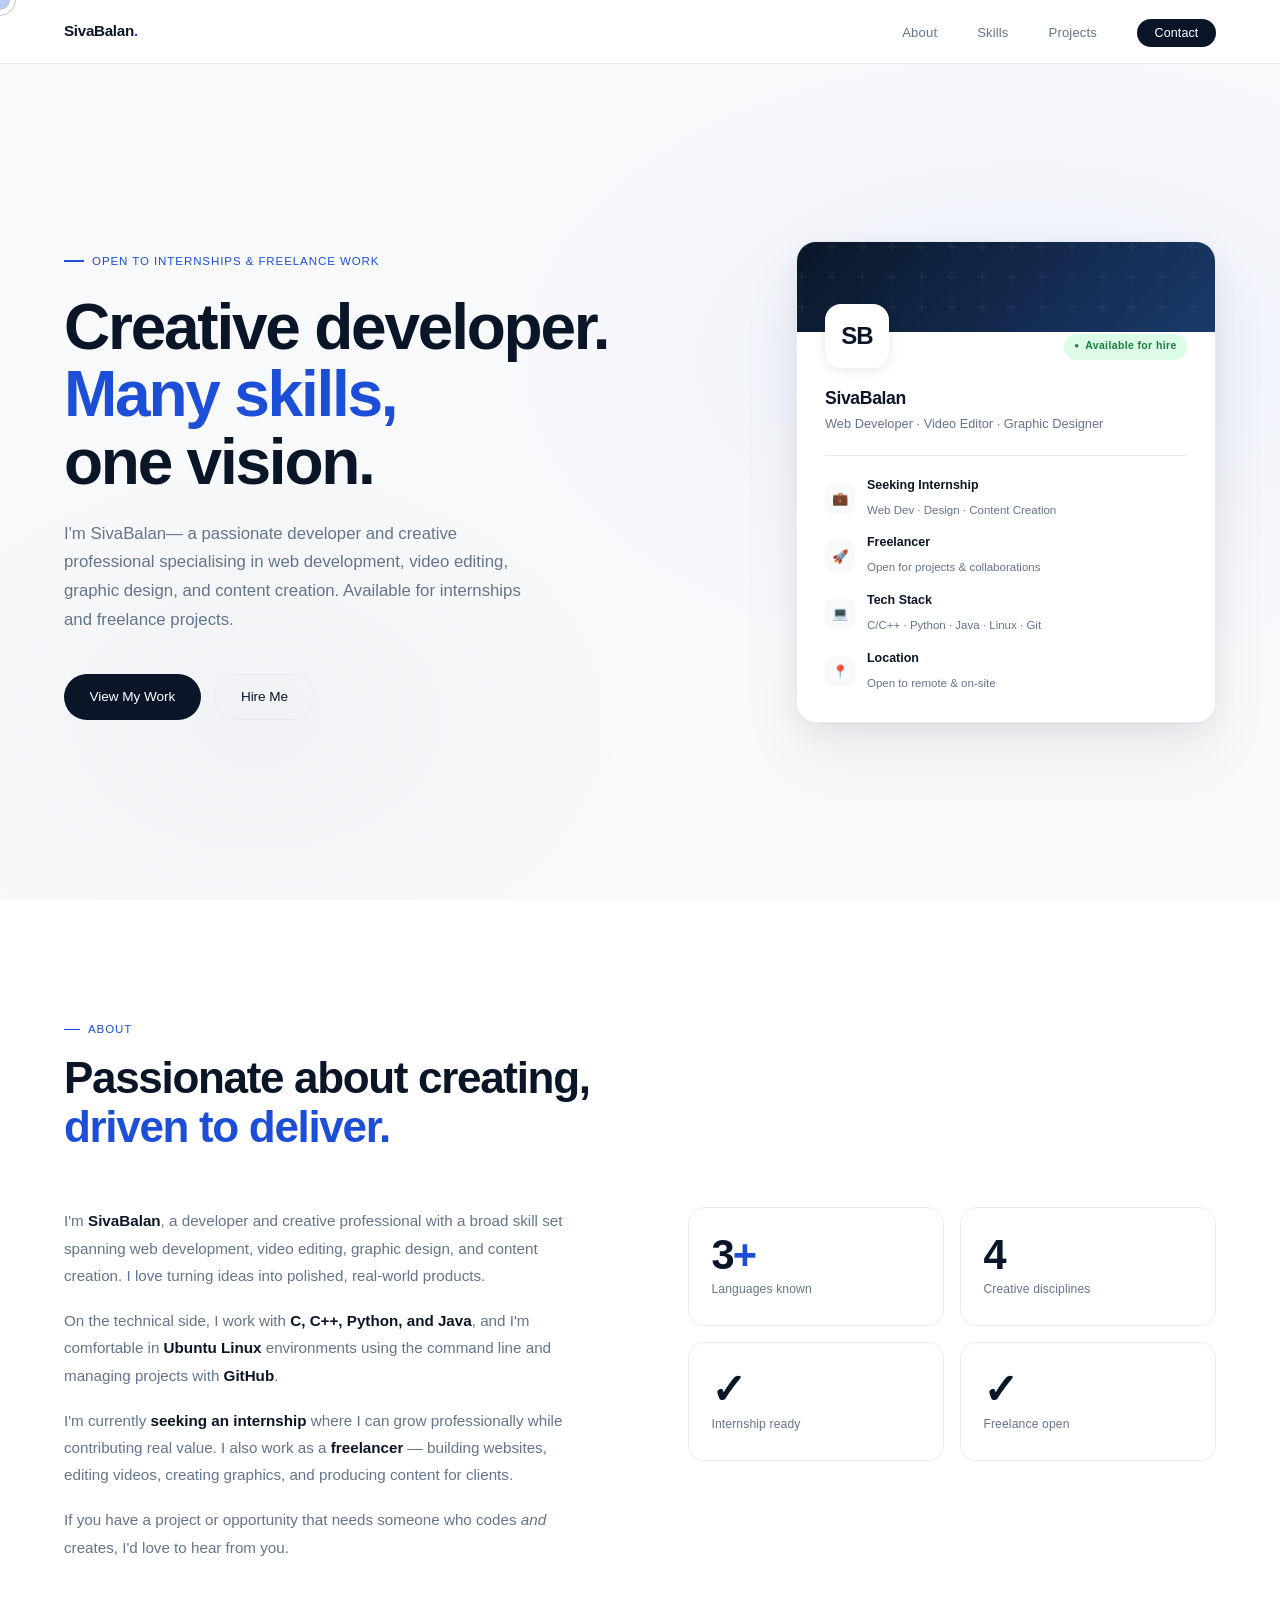
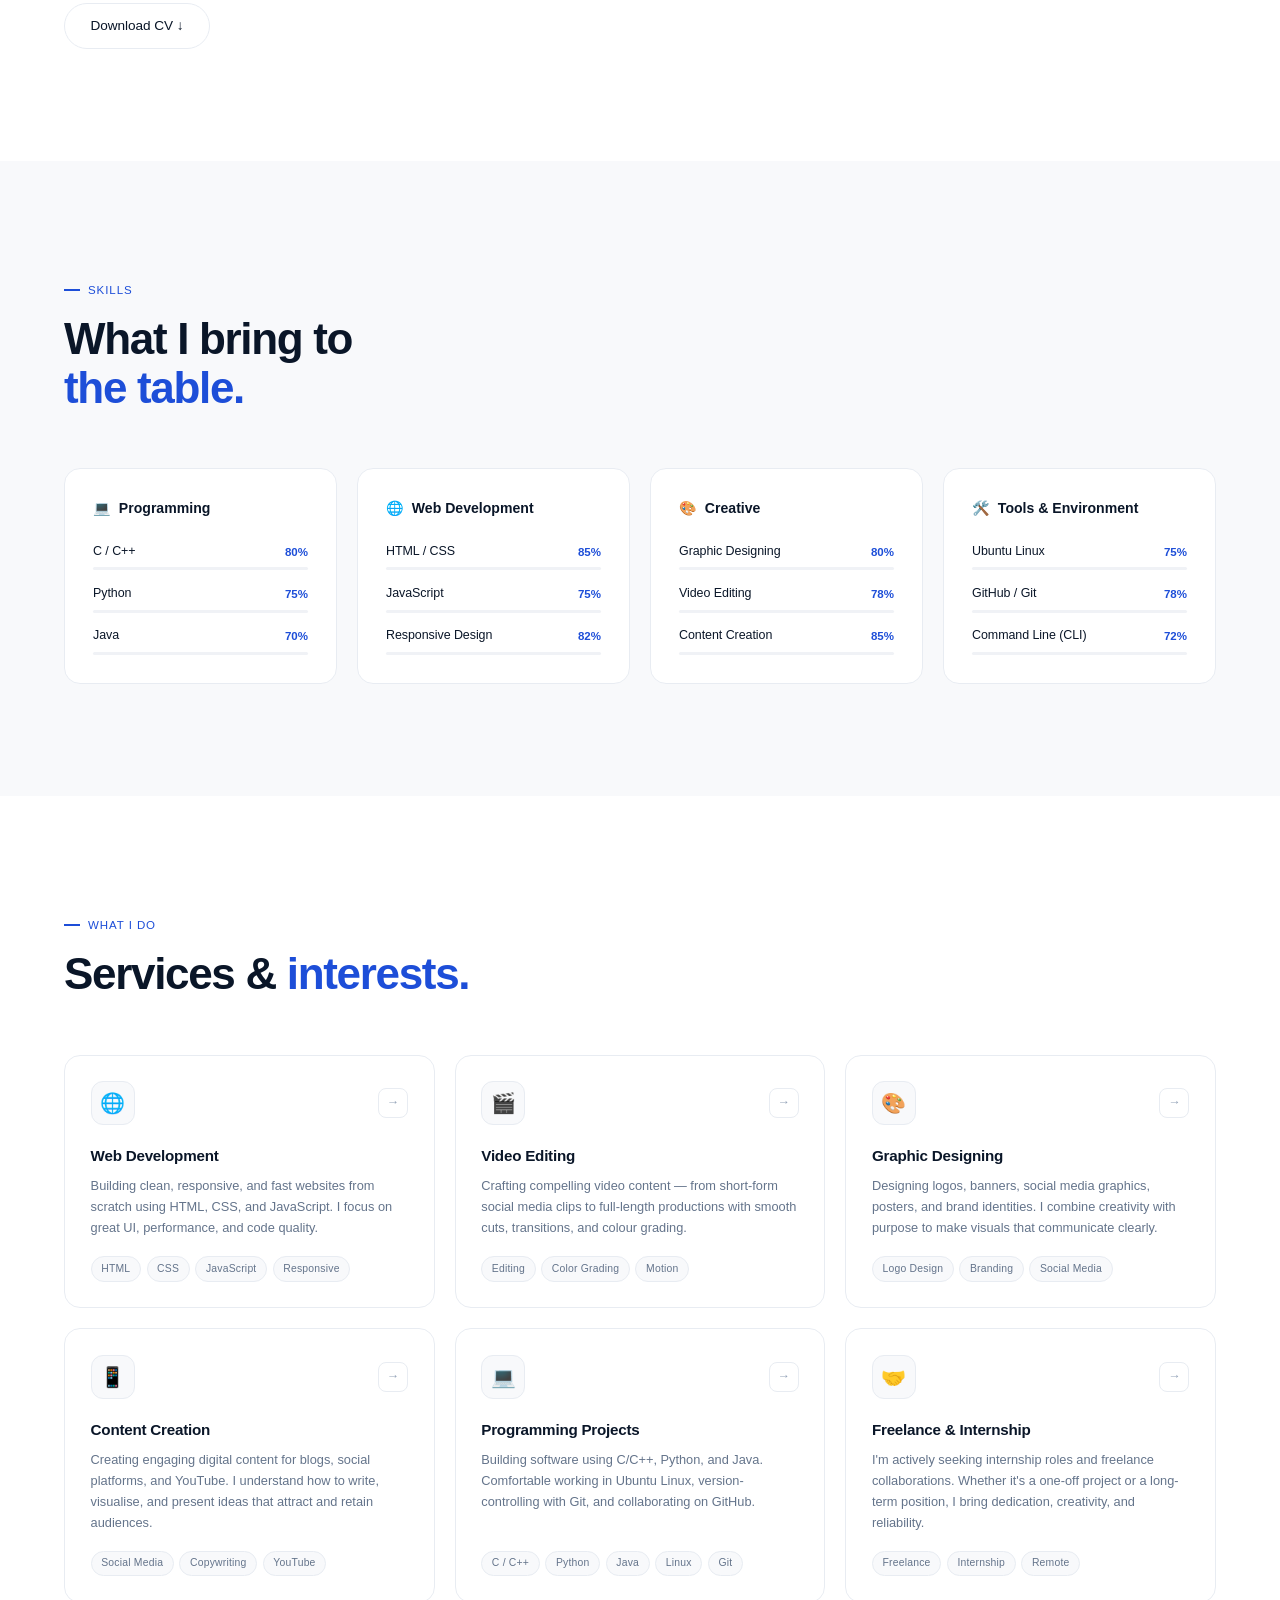
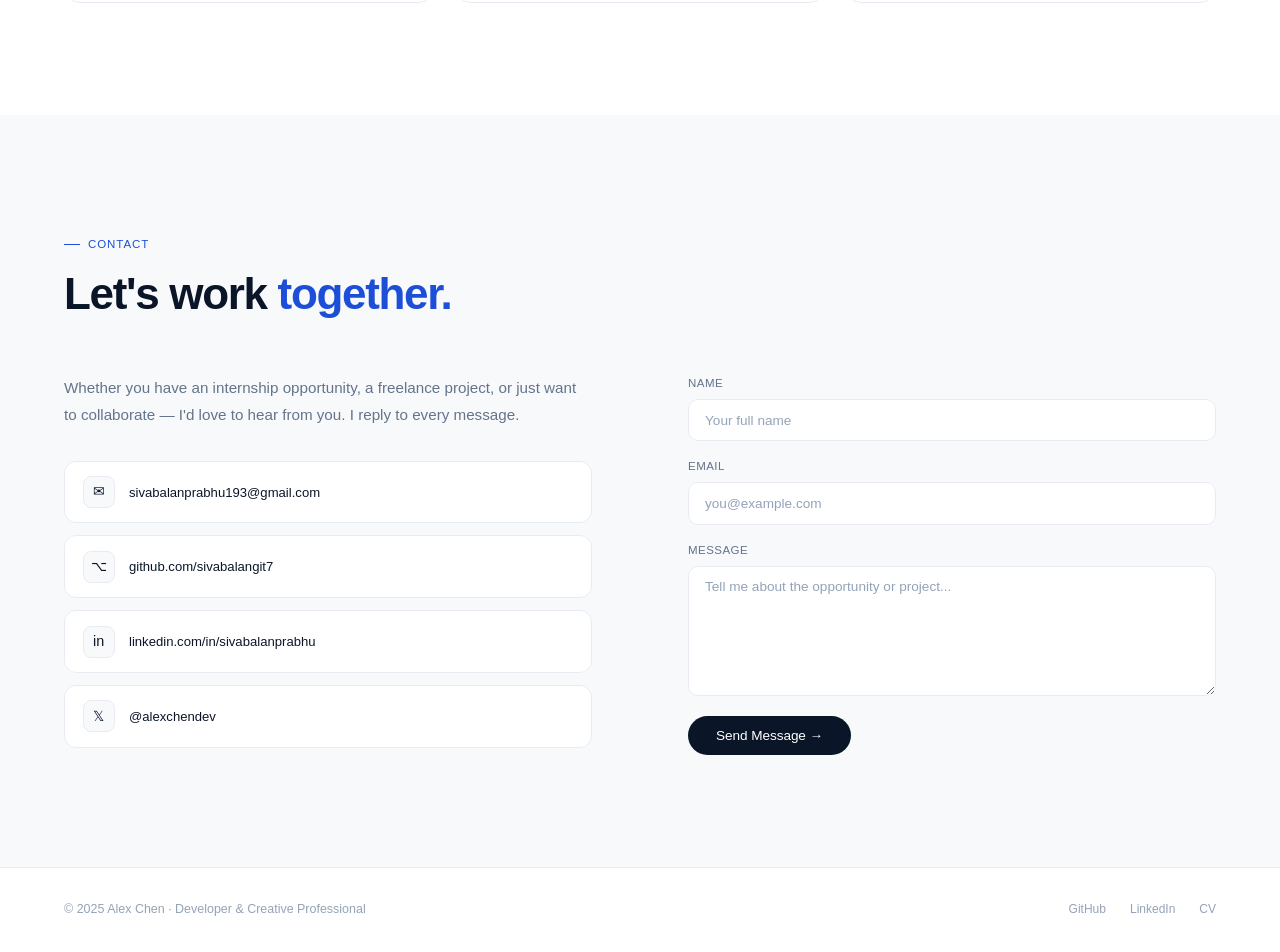
<file: index.html>
<!DOCTYPE html>
<html lang="en">
<head>
  <meta charset="UTF-8"/>
  <meta name="viewport" content="width=device-width, initial-scale=1.0"/>
  <title>Alex Chen — Portfolio</title>
  <link rel="stylesheet" href="style.css"/>
</head>
<body>

  <div id="cursor"></div>
  <div id="cursor-ring"></div>

  <!-- NAV -->
  <nav>
    <a class="nav-logo" href="#">SivaBalan<em>.</em></a>
    <ul class="nav-links">
      <li><a href="#about">About</a></li>
      <li><a href="#skills">Skills</a></li>
      <li><a href="#projects">Projects</a></li>
      <li><a href="#contact" class="nav-cta">Contact</a></li>
    </ul>
  </nav>

  <!-- HERO -->
  <section id="hero">
    <div class="hero-inner">
      <div class="hero-content">
        <div class="hero-eyebrow">Open to Internships &amp; Freelance Work</div>
        <h1 class="hero-headline">
          Creative developer.<br>
          <span class="hl">Many skills,</span><br>one vision.
        </h1>
        <p class="hero-sub">
          I'm SivaBalan— a passionate developer and creative professional
          specialising in web development, video editing, graphic design,
          and content creation. Available for internships and freelance projects.
        </p>
        <div class="hero-actions">
          <a href="#projects" class="btn btn-primary">View My Work</a>
          <a href="#contact"  class="btn btn-outline">Hire Me</a>
        </div>
      </div>

      <div class="hero-card">
        <div class="card-banner"></div>
        <div class="card-avatar-wrap">
          <div class="card-avatar">SB</div>
          <div class="card-badge">Available for hire</div>
        </div>
        <div class="card-content">
          <div class="card-name">SivaBalan</div>
          <div class="card-role">Web Developer · Video Editor · Graphic Designer</div>
          <div class="card-divider"></div>
          <div class="card-meta">
            <div class="card-meta-row">
              <div class="card-meta-icon">💼</div>
              <div class="card-meta-text">
                <strong>Seeking Internship</strong>
                <span>Web Dev · Design · Content Creation</span>
              </div>
            </div>
            <div class="card-meta-row">
              <div class="card-meta-icon">🚀</div>
              <div class="card-meta-text">
                <strong>Freelancer</strong>
                <span>Open for projects &amp; collaborations</span>
              </div>
            </div>
            <div class="card-meta-row">
              <div class="card-meta-icon">💻</div>
              <div class="card-meta-text">
                <strong>Tech Stack</strong>
                <span>C/C++ · Python · Java · Linux · Git</span>
              </div>
            </div>
            <div class="card-meta-row">
              <div class="card-meta-icon">📍</div>
              <div class="card-meta-text">
                <strong>Location</strong>
                <span>Open to remote &amp; on-site</span>
              </div>
            </div>
          </div>
        </div>
      </div>
    </div>
  </section>

  <!-- ABOUT -->
  <section id="about">
    <div class="section-inner">
      <div class="eyebrow">About</div>
      <h2 class="section-heading">Passionate about creating,<br><span>driven to deliver.</span></h2>
      <div class="about-layout">
        <div class="about-copy reveal">
          <p>I'm <strong>SivaBalan</strong>, a developer and creative professional with a broad skill set spanning web development, video editing, graphic design, and content creation. I love turning ideas into polished, real-world products.</p>
          <p>On the technical side, I work with <strong>C, C++, Python, and Java</strong>, and I'm comfortable in <strong>Ubuntu Linux</strong> environments using the command line and managing projects with <strong>GitHub</strong>.</p>
          <p>I'm currently <strong>seeking an internship</strong> where I can grow professionally while contributing real value. I also work as a <strong>freelancer</strong> — building websites, editing videos, creating graphics, and producing content for clients.</p>
          <p>If you have a project or opportunity that needs someone who codes <em>and</em> creates, I'd love to hear from you.</p>
          <a href="#" class="btn btn-outline">Download CV ↓</a>
        </div>
        <div class="stats-grid reveal">
          <div class="stat-tile">
            <div class="stat-number">3<em>+</em></div>
            <div class="stat-desc">Languages known</div>
          </div>
          <div class="stat-tile">
            <div class="stat-number">4</div>
            <div class="stat-desc">Creative disciplines</div>
          </div>
          <div class="stat-tile">
            <div class="stat-number">✓</div>
            <div class="stat-desc">Internship ready</div>
          </div>
          <div class="stat-tile">
            <div class="stat-number">✓</div>
            <div class="stat-desc">Freelance open</div>
          </div>
        </div>
      </div>
    </div>
  </section>

  <!-- SKILLS -->
  <section id="skills">
    <div class="section-inner">
      <div class="eyebrow">Skills</div>
      <h2 class="section-heading">What I bring to<br><span>the table.</span></h2>
      <div class="skills-grid">

        <!-- Programming -->
        <div class="skill-card reveal">
          <div class="skill-card-title">💻 &nbsp;Programming</div>
          <div class="s-item">
            <div class="s-meta"><span class="s-name">C / C++</span><span class="s-pct">80%</span></div>
            <div class="s-bar"><div class="s-fill" data-width="0.80"></div></div>
          </div>
          <div class="s-item">
            <div class="s-meta"><span class="s-name">Python</span><span class="s-pct">75%</span></div>
            <div class="s-bar"><div class="s-fill" data-width="0.75"></div></div>
          </div>
          <div class="s-item">
            <div class="s-meta"><span class="s-name">Java</span><span class="s-pct">70%</span></div>
            <div class="s-bar"><div class="s-fill" data-width="0.70"></div></div>
          </div>
        </div>

        <!-- Web Development -->
        <div class="skill-card reveal">
          <div class="skill-card-title">🌐 &nbsp;Web Development</div>
          <div class="s-item">
            <div class="s-meta"><span class="s-name">HTML / CSS</span><span class="s-pct">85%</span></div>
            <div class="s-bar"><div class="s-fill" data-width="0.85"></div></div>
          </div>
          <div class="s-item">
            <div class="s-meta"><span class="s-name">JavaScript</span><span class="s-pct">75%</span></div>
            <div class="s-bar"><div class="s-fill" data-width="0.75"></div></div>
          </div>
          <div class="s-item">
            <div class="s-meta"><span class="s-name">Responsive Design</span><span class="s-pct">82%</span></div>
            <div class="s-bar"><div class="s-fill" data-width="0.82"></div></div>
          </div>
        </div>

        <!-- Creative -->
        <div class="skill-card reveal">
          <div class="skill-card-title">🎨 &nbsp;Creative</div>
          <div class="s-item">
            <div class="s-meta"><span class="s-name">Graphic Designing</span><span class="s-pct">80%</span></div>
            <div class="s-bar"><div class="s-fill" data-width="0.80"></div></div>
          </div>
          <div class="s-item">
            <div class="s-meta"><span class="s-name">Video Editing</span><span class="s-pct">78%</span></div>
            <div class="s-bar"><div class="s-fill" data-width="0.78"></div></div>
          </div>
          <div class="s-item">
            <div class="s-meta"><span class="s-name">Content Creation</span><span class="s-pct">85%</span></div>
            <div class="s-bar"><div class="s-fill" data-width="0.85"></div></div>
          </div>
        </div>

        <!-- Tools -->
        <div class="skill-card reveal">
          <div class="skill-card-title">🛠️ &nbsp;Tools & Environment</div>
          <div class="s-item">
            <div class="s-meta"><span class="s-name">Ubuntu Linux</span><span class="s-pct">75%</span></div>
            <div class="s-bar"><div class="s-fill" data-width="0.75"></div></div>
          </div>
          <div class="s-item">
            <div class="s-meta"><span class="s-name">GitHub / Git</span><span class="s-pct">78%</span></div>
            <div class="s-bar"><div class="s-fill" data-width="0.78"></div></div>
          </div>
          <div class="s-item">
            <div class="s-meta"><span class="s-name">Command Line (CLI)</span><span class="s-pct">72%</span></div>
            <div class="s-bar"><div class="s-fill" data-width="0.72"></div></div>
          </div>
        </div>

      </div>
    </div>
  </section>

  <!-- PROJECTS / SERVICES -->
  <section id="projects">
    <div class="section-inner">
      <div class="eyebrow">What I Do</div>
      <h2 class="section-heading">Services &amp; <span>interests.</span></h2>
      <div class="projects-grid">

        <div class="project-tile reveal">
          <div class="project-top">
            <div class="project-emoji">🌐</div>
            <div class="project-actions">
              <a href="#contact" class="project-action" title="Hire me">→</a>
            </div>
          </div>
          <div class="project-body">
            <div class="project-name">Web Development</div>
            <div class="project-desc">Building clean, responsive, and fast websites from scratch using HTML, CSS, and JavaScript. I focus on great UI, performance, and code quality.</div>
            <div class="project-tags">
              <span class="ptag">HTML</span><span class="ptag">CSS</span><span class="ptag">JavaScript</span><span class="ptag">Responsive</span>
            </div>
          </div>
        </div>

        <div class="project-tile reveal">
          <div class="project-top">
            <div class="project-emoji">🎬</div>
            <div class="project-actions">
              <a href="#contact" class="project-action" title="Hire me">→</a>
            </div>
          </div>
          <div class="project-body">
            <div class="project-name">Video Editing</div>
            <div class="project-desc">Crafting compelling video content — from short-form social media clips to full-length productions with smooth cuts, transitions, and colour grading.</div>
            <div class="project-tags">
              <span class="ptag">Editing</span><span class="ptag">Color Grading</span><span class="ptag">Motion</span>
            </div>
          </div>
        </div>

        <div class="project-tile reveal">
          <div class="project-top">
            <div class="project-emoji">🎨</div>
            <div class="project-actions">
              <a href="#contact" class="project-action" title="Hire me">→</a>
            </div>
          </div>
          <div class="project-body">
            <div class="project-name">Graphic Designing</div>
            <div class="project-desc">Designing logos, banners, social media graphics, posters, and brand identities. I combine creativity with purpose to make visuals that communicate clearly.</div>
            <div class="project-tags">
              <span class="ptag">Logo Design</span><span class="ptag">Branding</span><span class="ptag">Social Media</span>
            </div>
          </div>
        </div>

        <div class="project-tile reveal">
          <div class="project-top">
            <div class="project-emoji">📱</div>
            <div class="project-actions">
              <a href="#contact" class="project-action" title="Hire me">→</a>
            </div>
          </div>
          <div class="project-body">
            <div class="project-name">Content Creation</div>
            <div class="project-desc">Creating engaging digital content for blogs, social platforms, and YouTube. I understand how to write, visualise, and present ideas that attract and retain audiences.</div>
            <div class="project-tags">
              <span class="ptag">Social Media</span><span class="ptag">Copywriting</span><span class="ptag">YouTube</span>
            </div>
          </div>
        </div>

        <div class="project-tile reveal">
          <div class="project-top">
            <div class="project-emoji">💻</div>
            <div class="project-actions">
              <a href="#contact" class="project-action" title="Hire me">→</a>
            </div>
          </div>
          <div class="project-body">
            <div class="project-name">Programming Projects</div>
            <div class="project-desc">Building software using C/C++, Python, and Java. Comfortable working in Ubuntu Linux, version-controlling with Git, and collaborating on GitHub.</div>
            <div class="project-tags">
              <span class="ptag">C / C++</span><span class="ptag">Python</span><span class="ptag">Java</span><span class="ptag">Linux</span><span class="ptag">Git</span>
            </div>
          </div>
        </div>

        <div class="project-tile reveal">
          <div class="project-top">
            <div class="project-emoji">🤝</div>
            <div class="project-actions">
              <a href="#contact" class="project-action" title="Hire me">→</a>
            </div>
          </div>
          <div class="project-body">
            <div class="project-name">Freelance &amp; Internship</div>
            <div class="project-desc">I'm actively seeking internship roles and freelance collaborations. Whether it's a one-off project or a long-term position, I bring dedication, creativity, and reliability.</div>
            <div class="project-tags">
              <span class="ptag">Freelance</span><span class="ptag">Internship</span><span class="ptag">Remote</span>
            </div>
          </div>
        </div>

      </div>
    </div>
  </section>

  <!-- CONTACT -->
  <section id="contact">
    <div class="section-inner">
      <div class="eyebrow">Contact</div>
      <h2 class="section-heading">Let's work <span>together.</span></h2>
      <div class="contact-layout">

        <div class="contact-intro reveal">
          <p>Whether you have an internship opportunity, a freelance project, or just want to collaborate — I'd love to hear from you. I reply to every message.</p>
          <div class="contact-links">
            <a href="mailto:sivabalanprabhu193@gmail.com" class="c-link"><div class="c-icon">✉</div>sivabalanprabhu193@gmail.com</a>
            <a href="https://github.com/sivabalangit7" class="c-link"><div class="c-icon">⌥</div>github.com/sivabalangit7</a>
            <a href="https://www.linkedin.com/in/sivabalan-prabhu-251828363?utm_source=share_via&utm_content=profile&utm_medium=member_android" class="c-link"><div class="c-icon">in</div>linkedin.com/in/sivabalanprabhu</a>
            <a href="#" class="c-link"><div class="c-icon">𝕏</div>@alexchendev</a>
          </div>
        </div>

        <div class="contact-form reveal">
          <div class="f-group">
            <label class="f-label" for="name">Name</label>
            <input id="name" type="text" class="f-input" placeholder="Your full name"/>
          </div>
          <div class="f-group">
            <label class="f-label" for="email">Email</label>
            <input id="email" type="email" class="f-input" placeholder="you@example.com"/>
          </div>
          <div class="f-group">
            <label class="f-label" for="message">Message</label>
            <textarea id="message" class="f-textarea" placeholder="Tell me about the opportunity or project..."></textarea>
          </div>
          <button id="send-btn" class="f-submit">Send Message →</button>
        </div>

      </div>
    </div>
  </section>

  <!-- FOOTER -->
  <footer>
    <div class="footer-inner">
      <p>© 2025 Alex Chen · Developer &amp; Creative Professional</p>
      <div class="footer-links">
        <a href="#">GitHub</a>
        <a href="#">LinkedIn</a>
        <a href="#">CV</a>
      </div>
    </div>
  </footer>

  <script src="script.js"></script>
</body>
</html>
</file>
<file: style.css>
/* ─────────────────────────────────────────
   VARIABLES
───────────────────────────────────────── */
:root {
  --navy:        #0a1628;
  --navy-mid:    #122040;
  --navy-soft:   #1a3a6b;
  --blue:        #1d4ed8;
  --blue-light:  #3b82f6;
  --bg:          #ffffff;
  --surface:     #f8f9fb;
  --border:      #e8ecf2;
  --border-soft: #f0f2f6;
  --text:        #0a1628;
  --text-muted:  #64748b;
  --text-soft:   #94a3b8;
  --white:       #ffffff;
}

/* ─────────────────────────────────────────
   BASE
───────────────────────────────────────── */
*, *::before, *::after { box-sizing: border-box; margin: 0; padding: 0; }
html { scroll-behavior: smooth; font-size: 16px; }

body {
  background: var(--bg);
  color: var(--text);
  font-family: -apple-system, 'SF Pro Text', 'Helvetica Neue', sans-serif;
  line-height: 1.6;
  -webkit-font-smoothing: antialiased;
  overflow-x: hidden;
}

/* ─────────────────────────────────────────
   CURSOR
───────────────────────────────────────── */
body { cursor: none; }
#cursor {
  width: 8px; height: 8px;
  background: var(--navy);
  border-radius: 50%;
  position: fixed; top: 0; left: 0;
  pointer-events: none; z-index: 9999;
  transform: translate(-50%,-50%);
  transition: width .15s, height .15s, background .2s;
}
#cursor-ring {
  width: 32px; height: 32px;
  border: 1px solid rgba(10,22,40,.25);
  border-radius: 50%;
  position: fixed; top: 0; left: 0;
  pointer-events: none; z-index: 9998;
  transform: translate(-50%,-50%);
  transition: width .2s, height .2s, opacity .2s;
  opacity: 1;
}
#cursor{
  width: 20px; height: 20px;
  background: rgba(29,78,216,0.3);
  backdrop-filter: blur(4px);
}
#cursor.hovering { width: 14px; height: 14px; background: var(--blue); }
#cursor-ring.hovering { width: 44px; height: 44px; border-color: rgba(29,78,216,.3); }

/* ─────────────────────────────────────────
   NAV
───────────────────────────────────────── */
nav {
  position: fixed; top: 0; left: 0; right: 0; z-index: 200;
  height: 64px;
  display: flex; align-items: center; justify-content: space-between;
  padding: 0 5%;
  background: rgba(255,255,255,.88);
  backdrop-filter: saturate(180%) blur(20px);
  -webkit-backdrop-filter: saturate(180%) blur(20px);
  border-bottom: 1px solid var(--border);
}
.nav-logo {
  font-family: -apple-system, 'SF Pro Display', 'Helvetica Neue', sans-serif;
  font-weight: 700; font-size: .95rem; letter-spacing: -.02em;
  color: var(--navy); text-decoration: none;
}
.nav-logo em { font-style: normal; color: var(--blue); }
.nav-links { display: flex; align-items: center; gap: 2.5rem; list-style: none; }
.nav-links a {
  color: var(--text-muted); text-decoration: none;
  font-size: .82rem; letter-spacing: .01em;
  transition: color .2s;
}
.nav-links a:hover { color: var(--navy); }
.nav-cta {
  background: var(--navy); color: var(--white) !important;
  padding: .45rem 1.1rem; border-radius: 980px;
  font-size: .78rem !important; font-weight: 500;
  transition: background .2s !important;
}
.nav-cta:hover { background: var(--navy-soft) !important; color: #fff !important; }

/* ─────────────────────────────────────────
   HERO
───────────────────────────────────────── */
#hero {
  min-height: 100vh;
  display: flex; align-items: center;
  padding: 64px 5% 0;
  position: relative; overflow: hidden;
}

/* Refined background — very subtle */
#hero::before {
  content: '';
  position: absolute; inset: 0;
  background:
    radial-gradient(ellipse 70% 60% at 80% 40%, rgba(29,78,216,.055) 0%, transparent 60%),
    radial-gradient(ellipse 50% 50% at 20% 80%, rgba(10,22,40,.03) 0%, transparent 60%);
  pointer-events: none;
}

.hero-inner {
  position: relative; z-index: 2;
  display: grid; grid-template-columns: 1fr 420px;
  align-items: center; gap: 6rem;
  width: 100%; max-width: 1200px; margin: 0 auto;
}

.hero-eyebrow {
  display: inline-flex; align-items: center; gap: .5rem;
  font-size: .72rem; font-weight: 500; letter-spacing: .08em;
  text-transform: uppercase; color: var(--blue);
  margin-bottom: 1.5rem;
  opacity: 0; animation: riseUp .7s .1s cubic-bezier(.22,1,.36,1) forwards;
}
.hero-eyebrow::before {
  content: '';
  display: inline-block; width: 20px; height: 1.5px;
  background: var(--blue);
}

.hero-headline {
  font-family: -apple-system, 'SF Pro Display', 'Helvetica Neue', sans-serif;
  font-weight: 700;
  font-size: clamp(2.6rem, 5vw, 4.2rem);
  line-height: 1.05; letter-spacing: -.035em;
  color: var(--navy); margin-bottom: 1.5rem;
  opacity: 0; animation: riseUp .7s .25s cubic-bezier(.22,1,.36,1) forwards;
}
.hero-headline .hl { color: var(--blue); }

.hero-sub {
  font-size: 1.05rem; color: var(--text-muted);
  max-width: 480px; line-height: 1.7; margin-bottom: 2.5rem;
  opacity: 0; animation: riseUp .7s .4s cubic-bezier(.22,1,.36,1) forwards;
}

.hero-actions {
  display: flex; gap: .85rem; flex-wrap: wrap;
  opacity: 0; animation: riseUp .7s .55s cubic-bezier(.22,1,.36,1) forwards;
}

/* Buttons */
.btn {
  display: inline-flex; align-items: center; gap: .4rem;
  font-family: -apple-system, 'SF Pro Text', 'Helvetica Neue', sans-serif;
  font-size: .85rem; font-weight: 500; letter-spacing: -.005em;
  text-decoration: none; border: none; border-radius: 980px;
  padding: .7rem 1.6rem; cursor: none;
  transition: all .22s cubic-bezier(.22,1,.36,1);
}
.btn-primary {
  background: var(--navy); color: #fff;
}
.btn-primary:hover {
  background: var(--navy-soft);
  transform: translateY(-1px);
  box-shadow: 0 8px 24px rgba(10,22,40,.18);
}
.btn-outline {
  background: transparent; color: var(--navy);
  border: 1px solid var(--border);
}
.btn-outline:hover {
  border-color: var(--navy);
  background: var(--surface);
}

/* Hero Profile Card */
.hero-card {
  background: var(--white);
  border: 1px solid var(--border);
  border-radius: 20px;
  overflow: hidden;
  box-shadow:
    0 1px 2px rgba(10,22,40,.04),
    0 8px 32px rgba(10,22,40,.06),
    0 32px 64px rgba(10,22,40,.06);
  opacity: 0; animation: slideIn .8s .4s cubic-bezier(.22,1,.36,1) forwards;
}
.card-banner {
  height: 90px;
  background: linear-gradient(135deg, var(--navy) 0%, var(--navy-soft) 100%);
  position: relative;
}
.card-banner::after {
  content: '';
  position: absolute; inset: 0;
  background: url("data:image/svg+xml,%3Csvg width='60' height='60' viewBox='0 0 60 60' xmlns='http://www.w3.org/2000/svg'%3E%3Cg fill='none' fill-rule='evenodd'%3E%3Cg fill='%23ffffff' fill-opacity='0.04'%3E%3Cpath d='M36 34v-4h-2v4h-4v2h4v4h2v-4h4v-2h-4zm0-30V0h-2v4h-4v2h4v4h2V6h4V4h-4zM6 34v-4H4v4H0v2h4v4h2v-4h4v-2H6zM6 4V0H4v4H0v2h4v4h2V6h4V4H6z'/%3E%3C/g%3E%3C/g%3E%3C/svg%3E");
}
.card-avatar-wrap {
  position: relative;
  padding: 0 1.75rem;
  margin-top: -28px;
  display: flex; justify-content: space-between; align-items: flex-end;
}
.card-avatar {
  width: 64px; height: 64px;
  background: var(--white); border-radius: 16px;
  border: 3px solid var(--white);
  box-shadow: 0 2px 12px rgba(10,22,40,.1);
  display: flex; align-items: center; justify-content: center;
  font-size: 1.5rem; font-weight: 800; color: var(--navy);
  font-family: -apple-system, 'SF Pro Display', sans-serif;
  letter-spacing: -.04em;
}
.card-badge {
  display: flex; align-items: center; gap: .35rem;
  background: #dcfce7; color: #15803d;
  font-size: .65rem; font-weight: 600; letter-spacing: .04em;
  padding: .3rem .65rem; border-radius: 100px;
  margin-bottom: .5rem;
}
.card-badge::before { content: '●'; font-size: .5rem; }
.card-content { padding: 1rem 1.75rem 1.75rem; }
.card-name {
  font-family: -apple-system, 'SF Pro Display', sans-serif;
  font-weight: 700; font-size: 1.1rem; letter-spacing: -.02em;
  color: var(--navy); margin-bottom: .15rem;
}
.card-role { font-size: .8rem; color: var(--text-muted); margin-bottom: 1.25rem; }
.card-divider { height: 1px; background: var(--border); margin-bottom: 1.25rem; }
.card-meta { display: flex; flex-direction: column; gap: .75rem; }
.card-meta-row {
  display: flex; align-items: center; gap: .75rem;
}
.card-meta-icon {
  width: 30px; height: 30px; flex-shrink: 0;
  background: var(--surface); border-radius: 8px;
  display: flex; align-items: center; justify-content: center;
  font-size: .82rem;
}
.card-meta-text strong {
  display: block; font-size: .78rem; font-weight: 600; color: var(--navy);
}
.card-meta-text span { font-size: .72rem; color: var(--text-muted); }

/* ─────────────────────────────────────────
   SECTIONS
───────────────────────────────────────── */
section { padding: 7rem 5%; }
section:nth-child(even) { background: var(--surface); }
.section-inner { max-width: 1200px; margin: 0 auto; }

.eyebrow {
  display: inline-flex; align-items: center; gap: .5rem;
  font-size: .72rem; font-weight: 500; letter-spacing: .08em;
  text-transform: uppercase; color: var(--blue); margin-bottom: 1rem;
}
.eyebrow::before {
  content: '';
  display: inline-block; width: 16px; height: 1.5px;
  background: var(--blue);
}
.section-heading {
  font-family: -apple-system, 'SF Pro Display', 'Helvetica Neue', sans-serif;
  font-weight: 700; font-size: clamp(1.9rem, 3.5vw, 2.75rem);
  letter-spacing: -.03em; line-height: 1.1; color: var(--navy);
  margin-bottom: 3.5rem;
}
.section-heading span { color: var(--blue); }

/* ─────────────────────────────────────────
   ABOUT
───────────────────────────────────────── */
.about-layout {
  display: grid; grid-template-columns: 1fr 1fr;
  gap: 6rem; align-items: start;
}
.about-copy p {
  font-size: .95rem; color: var(--text-muted);
  margin-bottom: 1.1rem; line-height: 1.8;
}
.about-copy p strong { color: var(--text); font-weight: 600; }
.about-copy .btn { margin-top: 1.5rem; }

.stats-grid { display: grid; grid-template-columns: 1fr 1fr; gap: 1rem; }
.stat-tile {
  background: var(--white);
  border: 1px solid var(--border);
  border-radius: 16px; padding: 1.6rem 1.4rem;
  transition: border-color .2s, box-shadow .2s, transform .22s;
}
.stat-tile:hover {
  border-color: rgba(29,78,216,.25);
  box-shadow: 0 8px 32px rgba(10,22,40,.07);
  transform: translateY(-3px);
}
.stat-number {
  font-family: -apple-system, 'SF Pro Display', sans-serif;
  font-size: 2.6rem; font-weight: 700; letter-spacing: -.04em;
  color: var(--navy); line-height: 1; margin-bottom: .3rem;
}
.stat-number em { font-style: normal; color: var(--blue); }
.stat-desc { font-size: .76rem; color: var(--text-muted); letter-spacing: .01em; }

/* ─────────────────────────────────────────
   SKILLS
───────────────────────────────────────── */
.skills-grid {
  display: grid; grid-template-columns: repeat(auto-fill, minmax(270px, 1fr));
  gap: 1.25rem;
}
.skill-card {
  background: var(--white); border: 1px solid var(--border);
  border-radius: 16px; padding: 1.75rem;
  transition: border-color .2s, box-shadow .2s, transform .22s;
}
.skill-card:hover {
  border-color: rgba(29,78,216,.2);
  box-shadow: 0 8px 32px rgba(10,22,40,.06);
  transform: translateY(-2px);
}
.skill-card-title {
  font-family: -apple-system, 'SF Pro Display', sans-serif;
  font-weight: 600; font-size: .88rem; color: var(--navy);
  margin-bottom: 1.4rem;
  display: flex; align-items: center; gap: .5rem;
}
.s-item { margin-bottom: .85rem; }
.s-item:last-child { margin-bottom: 0; }
.s-meta { display: flex; justify-content: space-between; align-items: center; margin-bottom: .35rem; }
.s-name { font-size: .78rem; color: var(--text); letter-spacing: -.005em; }
.s-pct  { font-size: .72rem; color: var(--blue); font-weight: 600; font-variant-numeric: tabular-nums; }
.s-bar  { height: 3px; background: var(--border-soft); border-radius: 100px; overflow: hidden; }
.s-fill {
  height: 100%;
  background: linear-gradient(90deg, var(--navy) 0%, var(--blue-light) 100%);
  border-radius: 100px;
  transform: scaleX(0); transform-origin: left;
  transition: transform .9s cubic-bezier(.22,1,.36,1);
}

/* ─────────────────────────────────────────
   PROJECTS
───────────────────────────────────────── */
.projects-grid {
  display: grid; grid-template-columns: repeat(auto-fill, minmax(340px, 1fr));
  gap: 1.25rem;
}
.project-tile {
  background: var(--white); border: 1px solid var(--border);
  border-radius: 16px; overflow: hidden;
  transition: border-color .2s, box-shadow .2s, transform .25s;
  display: flex; flex-direction: column;
}
.project-tile:hover {
  border-color: rgba(29,78,216,.2);
  box-shadow: 0 12px 40px rgba(10,22,40,.08);
  transform: translateY(-4px);
}
.project-top {
  padding: 1.6rem 1.6rem 0;
  display: flex; justify-content: space-between; align-items: center;
}
.project-emoji {
  width: 44px; height: 44px;
  background: var(--surface); border-radius: 12px;
  border: 1px solid var(--border);
  display: flex; align-items: center; justify-content: center;
  font-size: 1.25rem;
}
.project-actions { display: flex; gap: .4rem; }
.project-action {
  width: 30px; height: 30px; border: 1px solid var(--border);
  border-radius: 8px; display: flex; align-items: center; justify-content: center;
  color: var(--text-soft); text-decoration: none; font-size: .78rem;
  transition: all .18s;
}
.project-action:hover { border-color: var(--navy); color: var(--navy); background: var(--surface); }
.project-body { padding: 1.2rem 1.6rem 1.6rem; flex: 1; display: flex; flex-direction: column; }
.project-name {
  font-family: -apple-system, 'SF Pro Display', sans-serif;
  font-weight: 600; font-size: .95rem; color: var(--navy);
  letter-spacing: -.015em; margin-bottom: .4rem;
}
.project-desc { font-size: .8rem; color: var(--text-muted); line-height: 1.65; margin-bottom: 1.1rem; flex: 1; }
.project-tags { display: flex; flex-wrap: wrap; gap: .35rem; }
.ptag {
  background: var(--surface); border: 1px solid var(--border);
  color: var(--text-muted); font-size: .65rem; font-weight: 500;
  padding: .22rem .6rem; border-radius: 100px; letter-spacing: .02em;
}

/* ─────────────────────────────────────────
   CONTACT
───────────────────────────────────────── */
.contact-layout {
  display: grid; grid-template-columns: 1fr 1fr;
  gap: 6rem; align-items: start;
}
.contact-intro p { font-size: .95rem; color: var(--text-muted); line-height: 1.8; margin-bottom: 2rem; }
.contact-links { display: flex; flex-direction: column; gap: .75rem; }
.c-link {
  display: flex; align-items: center; gap: .9rem;
  padding: .9rem 1.1rem;
  border: 1px solid var(--border); border-radius: 12px;
  color: var(--text); text-decoration: none; font-size: .82rem;
  transition: all .2s; background: var(--white);
}
.c-link:hover { border-color: var(--navy); color: var(--navy); transform: translateX(3px); }
.c-icon {
  width: 32px; height: 32px; background: var(--surface);
  border-radius: 8px; border: 1px solid var(--border);
  display: flex; align-items: center; justify-content: center;
  font-size: .9rem; flex-shrink: 0; transition: background .2s, border-color .2s;
}
.c-link:hover .c-icon { background: var(--navy); border-color: var(--navy); filter: invert(1) brightness(2); }

.contact-form { display: flex; flex-direction: column; gap: 1rem; }
.f-group { display: flex; flex-direction: column; gap: .4rem; }
.f-label {
  font-size: .72rem; font-weight: 500; letter-spacing: .04em;
  text-transform: uppercase; color: var(--text-muted);
}
.f-input, .f-textarea {
  background: var(--white); border: 1px solid var(--border);
  color: var(--text); font-family: -apple-system, 'SF Pro Text', sans-serif;
  font-size: .85rem; padding: .8rem 1rem; border-radius: 10px;
  outline: none; resize: vertical; transition: border-color .2s, box-shadow .2s;
  -webkit-font-smoothing: antialiased;
}
.f-input::placeholder, .f-textarea::placeholder { color: var(--text-soft); }
.f-input:focus, .f-textarea:focus {
  border-color: var(--blue);
  box-shadow: 0 0 0 3px rgba(29,78,216,.1);
}
.f-textarea { min-height: 130px; }
.f-submit {
  align-self: flex-start; margin-top: .25rem;
  background: var(--navy); color: #fff; border: none;
  font-family: -apple-system, 'SF Pro Text', sans-serif;
  font-size: .85rem; font-weight: 500; letter-spacing: -.005em;
  padding: .75rem 1.75rem; border-radius: 980px;
  cursor: none; transition: all .22s cubic-bezier(.22,1,.36,1);
}
.f-submit:hover {
  background: var(--navy-soft);
  box-shadow: 0 8px 24px rgba(10,22,40,.18);
  transform: translateY(-1px);
}

/* ─────────────────────────────────────────
   FOOTER
───────────────────────────────────────── */
footer {
  border-top: 1px solid var(--border);
  padding: 2rem 5%;
  display: flex; justify-content: space-between; align-items: center;
  background: var(--white);
}
.footer-inner {
  max-width: 1200px; margin: 0 auto; width: 100%;
  display: flex; justify-content: space-between; align-items: center;
}
footer p { font-size: .78rem; color: var(--text-soft); }
.footer-links { display: flex; gap: 1.5rem; }
.footer-links a { font-size: .75rem; color: var(--text-soft); text-decoration: none; transition: color .2s; }
.footer-links a:hover { color: var(--navy); }

/* ─────────────────────────────────────────
   ANIMATIONS
───────────────────────────────────────── */
@keyframes riseUp {
  from { opacity: 0; transform: translateY(18px);filter: blur(4px); }
  to   { opacity: 1; transform: translateY(0);filter: blur(0); }
}
@keyframes slideIn {
  from { opacity: 0; transform: translateY(30px); }
  to   { opacity: 1; transform: translateY(0); }
}
.reveal {
  opacity: 0; transform: translateY(16px);
  transition: opacity .6s cubic-bezier(.22,1,.36,1), transform .6s cubic-bezier(.22,1,.36,1);
  opacity: 0; transform: translateY(16px);
}
.reveal.visible { opacity: 1; transform: none; 
animation:slideIn .6s cubic-bezier(.22,1,.36,1) forwards;
}


/* ─────────────────────────────────────────
   RESPONSIVE
───────────────────────────────────────── */
@media (max-width: 960px) {
  nav { padding: 0 1.5rem; }
  .nav-links { display: none; }
  #hero { padding: 64px 1.5rem 0; }
  .hero-inner { grid-template-columns: 1fr; gap: 3rem; padding: 3rem 0; }
  .hero-card { display: none; }
  section { padding: 5rem 1.5rem; }
  .about-layout, .contact-layout { grid-template-columns: 1fr; gap: 3rem; }
  footer { padding: 1.5rem; }
  .footer-inner { flex-direction: column; gap: .75rem; text-align: center; }
}
</file>
